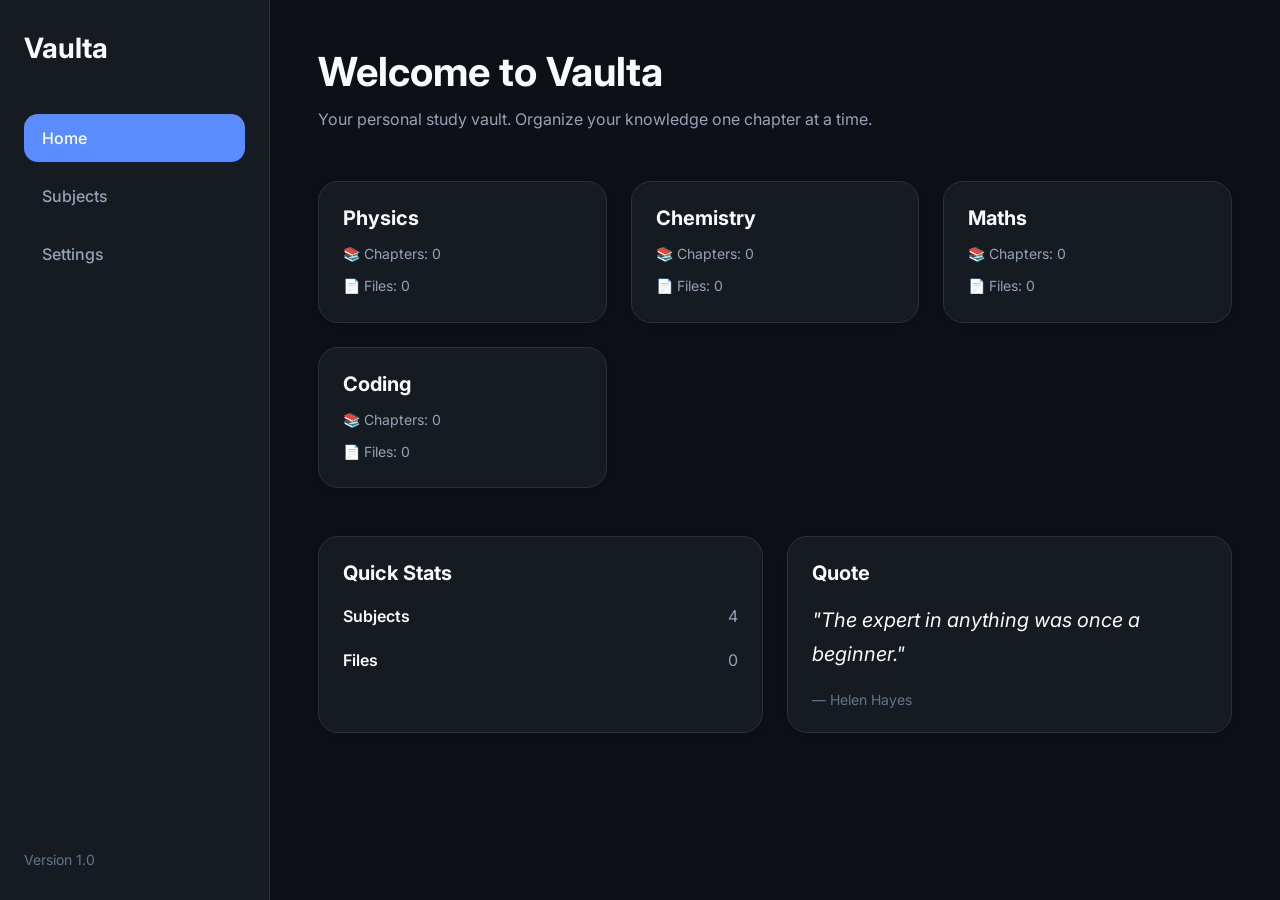
<file: index.html>
<!doctype html>
<html lang="en">
  <head>
    <meta charset="UTF-8" />
    <meta name="viewport" content="width=device-width, initial-scale=1.0" />

    <title>Vaulta</title>

    <!-- Google Font -->
    <link rel="preconnect" href="https://fonts.googleapis.com" />
    <link rel="preconnect" href="https://fonts.gstatic.com" crossorigin />

    <link
      href="https://fonts.googleapis.com/css2?family=Inter:wght@400;500;600;700&display=swap"
      rel="stylesheet"
    />

    <!-- Base CSS -->
    <link rel="stylesheet" href="css/base/reset.css" />
    <link rel="stylesheet" href="css/base/variables.css" />
    <link rel="stylesheet" href="css/base/global.css" />
    <link rel="stylesheet" href="css/base/typography.css" />

    <!-- Components -->
    <link rel="stylesheet" href="css/components/sidebar.css" />
    <link rel="stylesheet" href="css/components/card.css" />

    <!-- Page CSS -->
    <link rel="stylesheet" href="css/pages/home.css" />
  </head>

  <body>
    <aside class="sidebar">
      <div>
        <div class="sidebar-logo">
          <h2>Vaulta</h2>
        </div>

        <nav class="sidebar-nav">
          <a href="index.html" class="sidebar-link active"> Home </a>

          <a href="subjects.html" class="sidebar-link"> Subjects </a>

          <a href="settings.html" class="sidebar-link"> Settings </a>
        </nav>
      </div>

      <div class="sidebar-footer">Version 1.0</div>
    </aside>

    <main class="main-content">
      <header class="page-header">
        <div class="page-title">
          <h1>Welcome to Vaulta</h1>
          <p>
            Your personal study vault. Organize your knowledge one chapter at a
            time.
          </p>
        </div>
      </header>

      <section class="subject-grid">
        <div class="card">
          <h3>Physics</h3>

          <div class="card-info">
            <p>📚 Chapters: 0</p>
            <p>📄 Files: 0</p>
          </div>
        </div>

        <div class="card">
          <h3>Chemistry</h3>

          <div class="card-info">
            <p>📚 Chapters: 0</p>
            <p>📄 Files: 0</p>
          </div>
        </div>

        <div class="card">
          <h3>Maths</h3>

          <div class="card-info">
            <p>📚 Chapters: 0</p>
            <p>📄 Files: 0</p>
          </div>
        </div>

        <div class="card">
          <h3>Coding</h3>

          <div class="card-info">
            <p>📚 Chapters: 0</p>
            <p>📄 Files: 0</p>
          </div>
        </div>
      </section>

      <section class="home-bottom">
        <div class="card stats-card">
          <h3>Quick Stats</h3>

          <div class="stats-list">
            <p><strong>Subjects</strong><span>4</span></p>
            <p><strong>Files</strong><span>0</span></p>
          </div>
        </div>

        <div class="card quote-card">
          <h3>Quote</h3>

          <blockquote>"The expert in anything was once a beginner."</blockquote>

          <span class="quote-author"> — Helen Hayes </span>
        </div>
      </section>
    </main>
  </body>
</html>
</file>
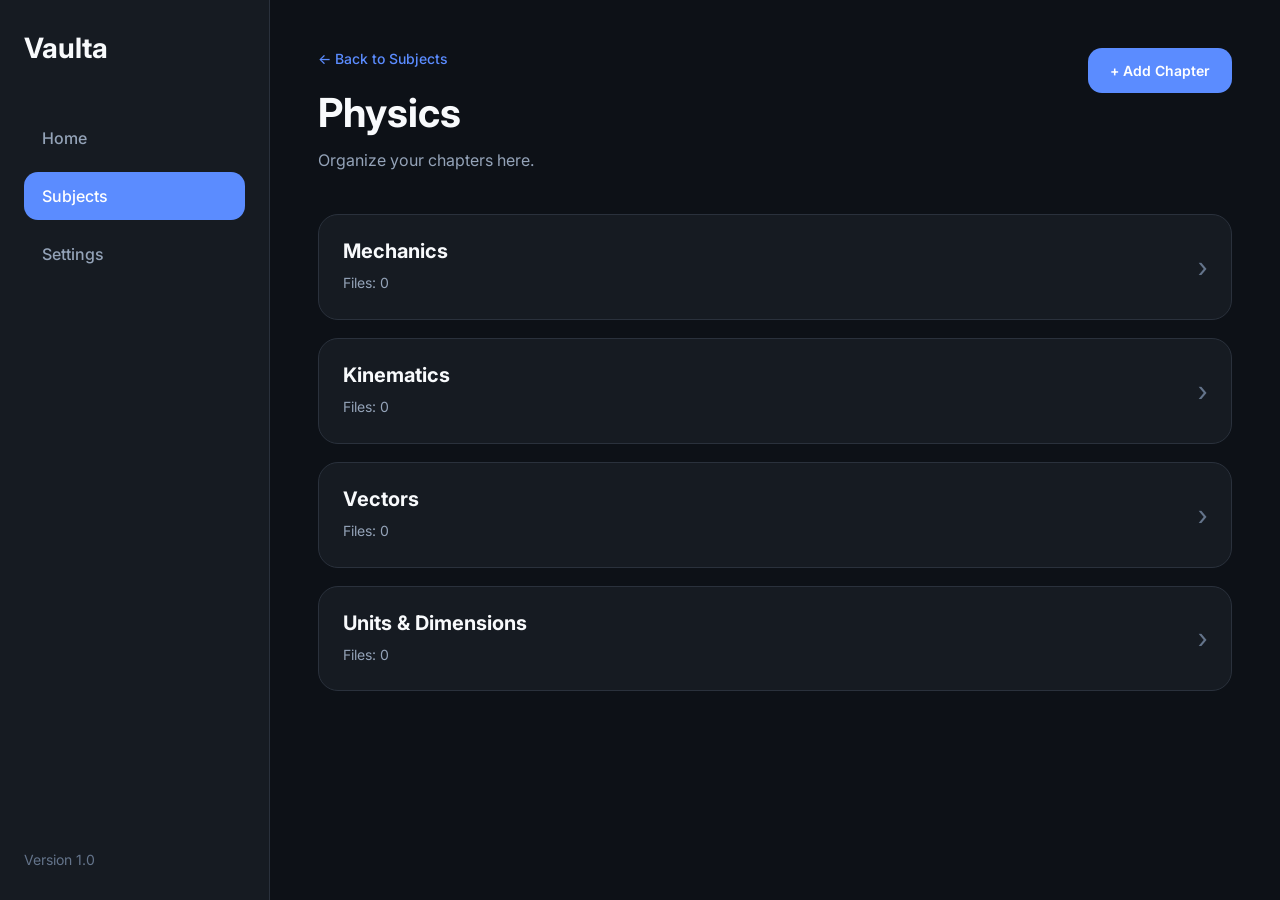
<file: chapter.html>
<!doctype html>
<html lang="en">
  <head>
    <meta charset="UTF-8" />
    <meta name="viewport" content="width=device-width, initial-scale=1.0" />

    <title>Physics | Vaulta</title>

    <!-- Google Font -->
    <link rel="preconnect" href="https://fonts.googleapis.com" />
    <link rel="preconnect" href="https://fonts.gstatic.com" crossorigin />

    <link
      href="https://fonts.googleapis.com/css2?family=Inter:wght@400;500;600;700&display=swap"
      rel="stylesheet"
    />

    <!-- Base CSS -->
    <link rel="stylesheet" href="css/base/reset.css" />
    <link rel="stylesheet" href="css/base/variables.css" />
    <link rel="stylesheet" href="css/base/global.css" />
    <link rel="stylesheet" href="css/base/typography.css" />

    <!-- Components -->
    <link rel="stylesheet" href="css/components/sidebar.css" />
    <link rel="stylesheet" href="css/components/card.css" />

    <!-- Page CSS -->
    <link rel="stylesheet" href="css/pages/chapter.css" />
  </head>

  <body>
    <aside class="sidebar">
      <div>
        <div class="sidebar-logo">
          <h2>Vaulta</h2>
        </div>

        <nav class="sidebar-nav">
          <a href="index.html" class="sidebar-link"> Home </a>

          <a href="subjects.html" class="sidebar-link active"> Subjects </a>

          <a href="settings.html" class="sidebar-link"> Settings </a>
        </nav>
      </div>

      <div class="sidebar-footer">Version 1.0</div>
    </aside>

    <main class="main-content">
      <header class="page-header">
        <div class="page-title">
          <a href="subjects.html" class="back-link">← Back to Subjects</a>

          <h1>Physics</h1>

          <p>Organize your chapters here.</p>
        </div>

        <button class="add-chapter-btn">+ Add Chapter</button>
      </header>

      <section class="chapters-list">
        <div class="chapter-card">
          <div>
            <h3>Mechanics</h3>
            <p>Files: 0</p>
          </div>

          <span class="arrow">›</span>
        </div>

        <div class="chapter-card">
          <div>
            <h3>Kinematics</h3>
            <p>Files: 0</p>
          </div>

          <span class="arrow">›</span>
        </div>

        <div class="chapter-card">
          <div>
            <h3>Vectors</h3>
            <p>Files: 0</p>
          </div>

          <span class="arrow">›</span>
        </div>

        <div class="chapter-card">
          <div>
            <h3>Units & Dimensions</h3>
            <p>Files: 0</p>
          </div>

          <span class="arrow">›</span>
        </div>
      </section>
    </main>
  </body>
</html>
</file>
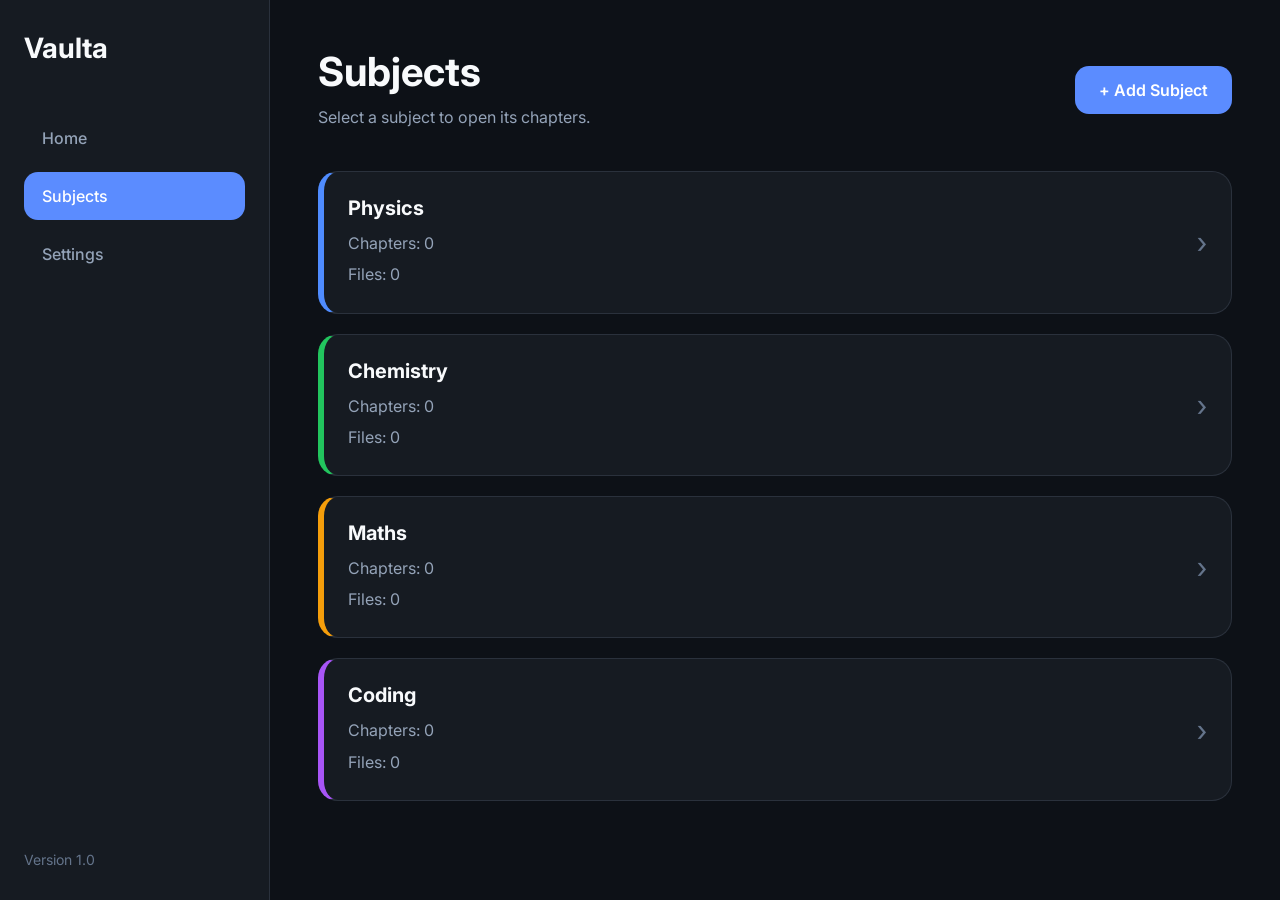
<file: subjects.html>
<!doctype html>
<html lang="en">
  <head>
    <meta charset="UTF-8" />
    <meta name="viewport" content="width=device-width, initial-scale=1.0" />

    <title>Subjects | Vaulta</title>

    <!-- Google Font -->
    <link rel="preconnect" href="https://fonts.googleapis.com" />
    <link rel="preconnect" href="https://fonts.gstatic.com" crossorigin />

    <link
      href="https://fonts.googleapis.com/css2?family=Inter:wght@400;500;600;700&display=swap"
      rel="stylesheet"
    />

    <!-- Base CSS -->
    <link rel="stylesheet" href="css/base/reset.css" />
    <link rel="stylesheet" href="css/base/variables.css" />
    <link rel="stylesheet" href="css/base/global.css" />
    <link rel="stylesheet" href="css/base/typography.css" />

    <!-- Components -->
    <link rel="stylesheet" href="css/components/sidebar.css" />
    <link rel="stylesheet" href="css/components/card.css" />

    <!-- Page CSS -->
    <link rel="stylesheet" href="css/pages/subjects.css" />
  </head>

  <body>
    <aside class="sidebar">
      <div>
        <div class="sidebar-logo">
          <h2>Vaulta</h2>
        </div>

        <nav class="sidebar-nav">
          <a href="index.html" class="sidebar-link"> Home </a>

          <a href="subjects.html" class="sidebar-link active"> Subjects </a>

          <a href="settings.html" class="sidebar-link"> Settings </a>
        </nav>
      </div>

      <div class="sidebar-footer">Version 1.0</div>
    </aside>

    <main class="main-content">
      <header class="page-header">
        <div class="page-title">
          <h1>Subjects</h1>
          <p>Select a subject to open its chapters.</p>
        </div>

        <button class="add-subject-btn">+ Add Subject</button>
      </header>

      <section class="subjects-list">
        <a href="chapter.html" class="subject-card physics">
          <div class="subject-info">
            <h3>Physics</h3>
            <p>Chapters: 0</p>
            <p>Files: 0</p>
          </div>

          <span class="arrow">›</span>
        </a>

        <a href="chapter.html" class="subject-card chemistry">
          <div class="subject-info">
            <h3>Chemistry</h3>
            <p>Chapters: 0</p>
            <p>Files: 0</p>
          </div>

          <span class="arrow">›</span>
        </a>

        <a href="chapter.html" class="subject-card maths">
          <div class="subject-info">
            <h3>Maths</h3>
            <p>Chapters: 0</p>
            <p>Files: 0</p>
          </div>

          <span class="arrow">›</span>
        </a>

        <a href="chapter.html" class="subject-card coding">
          <div class="subject-info">
            <h3>Coding</h3>
            <p>Chapters: 0</p>
            <p>Files: 0</p>
          </div>

          <span class="arrow">›</span>
        </a>
      </section>
    </main>
  </body>
</html>
</file>
<file: css/base/variables.css>
/* ================================
   VAULTA DESIGN SYSTEM
   ================================ */

:root {
  /* ===== Colors ===== */

  --bg: #0d1117;
  --surface: #161b22;
  --surface-hover: #1f2630;

  --border: #2a313c;

  --primary: #5b8cff;
  --primary-hover: #79a3ff;

  --success: #22c55e;
  --warning: #f59e0b;
  --danger: #ef4444;

  --text-primary: #f8fafc;
  --text-secondary: #94a3b8;
  --text-muted: #64748b;

  /* ===== Radius ===== */

  --radius-small: 8px;
  --radius-medium: 14px;
  --radius-large: 20px;

  /* ===== Shadows ===== */

  --shadow-small: 0 2px 10px rgba(0, 0, 0, 0.15);
  --shadow-medium: 0 10px 30px rgba(0, 0, 0, 0.25);

  /* ===== Fonts ===== */

  --font-family: "Inter", sans-serif;

  --fs-xs: 12px;
  --fs-sm: 14px;
  --fs-md: 16px;
  --fs-lg: 20px;
  --fs-xl: 28px;
  --fs-xxl: 40px;

  /* ===== Font Weight ===== */

  --fw-normal: 400;
  --fw-medium: 500;
  --fw-semibold: 600;
  --fw-bold: 700;

  /* ===== Layout ===== */

  --sidebar-width: 270px;
  --navbar-height: 72px;

  --page-width: 1500px;

  /* ===== Spacing ===== */

  --space-1: 4px;
  --space-2: 8px;
  --space-3: 12px;
  --space-4: 16px;
  --space-5: 24px;
  --space-6: 32px;
  --space-7: 48px;
  --space-8: 64px;

  /* ===== Animation ===== */

  --transition: 0.25s ease;
}
</file>
<file: css/base/global.css>
/* ========================================
   VAULTA GLOBAL STYLES
   ======================================== */

/* Base Layout */

html,
body {
  width: 100%;
  min-height: 100vh;
  font-family: var(--font-family);
  background-color: var(--bg);
  color: var(--text-primary);
  overflow-x: hidden;
}

/* Text Selection */

::selection {
  background-color: var(--primary);
  color: #ffffff;
}

/* Firefox Scrollbar */

* {
  scrollbar-width: thin;
  scrollbar-color: var(--border) var(--bg);
}

/* Chrome / Edge Scrollbar */

::-webkit-scrollbar {
  width: 10px;
  height: 10px;
}

::-webkit-scrollbar-track {
  background: var(--bg);
}

::-webkit-scrollbar-thumb {
  background: var(--border);
  border-radius: 999px;
}

::-webkit-scrollbar-thumb:hover {
  background: var(--surface-hover);
}

/* Smooth Transitions */

*,
*::before,
*::after {
  transition:
    background-color var(--transition),
    color var(--transition),
    border-color var(--transition),
    transform var(--transition),
    opacity var(--transition);
}

/* Main Container */

.container {
  width: min(var(--page-width), 92%);
  margin: 0 auto;
}

/* Utility Classes */

.hidden {
  display: none !important;
}

.text-center {
  text-align: center;
}

/* Prevent Accidental Selection */

button,
img,
svg {
  user-select: none;
}
</file>
<file: css/base/typography.css>
/* ========================================
   VAULTA TYPOGRAPHY
   ======================================== */

/* Headings */

h1,
h2,
h3,
h4,
h5,
h6 {
  font-weight: var(--fw-bold);
  color: var(--text-primary);
  line-height: 1.2;
}

h1 {
  font-size: var(--fs-xxl);
}

h2 {
  font-size: var(--fs-xl);
}

h3 {
  font-size: var(--fs-lg);
}

h4 {
  font-size: 18px;
}

h5 {
  font-size: 16px;
}

h6 {
  font-size: 14px;
}

/* Paragraphs */

p {
  font-size: var(--fs-md);
  color: var(--text-secondary);
  line-height: 1.7;
}

/* Links */

a {
  color: inherit;
  text-decoration: none;
}

/* Small Text */

small {
  font-size: var(--fs-sm);
  color: var(--text-muted);
}

/* Labels */

label {
  font-size: var(--fs-sm);
  font-weight: var(--fw-medium);
  color: var(--text-secondary);
}

/* Strong */

strong {
  font-weight: var(--fw-semibold);
}

/* Code */

code {
  font-family: Consolas, monospace;
  font-size: 14px;
}
</file>
<file: css/components/sidebar.css>
/* ========================================
   VAULTA SIDEBAR
   ======================================== */

.sidebar {
  position: fixed;
  top: 0;
  left: 0;

  width: var(--sidebar-width);
  height: 100vh;

  background-color: var(--surface);
  border-right: 1px solid var(--border);

  display: flex;
  flex-direction: column;
  justify-content: space-between;

  padding: 32px 24px;
}

/* ---------- Logo ---------- */

.sidebar-logo {
  display: flex;
  align-items: center;
  gap: 12px;

  margin-bottom: 48px;
}

.sidebar-logo h2 {
  font-size: 28px;
  font-weight: var(--fw-bold);
  color: var(--text-primary);
}

/* ---------- Navigation ---------- */

.sidebar-nav {
  display: flex;
  flex-direction: column;
  gap: 10px;
}

.sidebar-link {
  display: flex;
  align-items: center;
  gap: 14px;

  padding: 14px 18px;

  border-radius: var(--radius-medium);

  color: var(--text-secondary);

  font-weight: var(--fw-medium);

  transition: all var(--transition);
}

.sidebar-link:hover {
  background-color: var(--surface-hover);
  color: var(--text-primary);
}

.sidebar-link.active {
  background-color: var(--primary);
  color: white;
}

/* ---------- Footer ---------- */

.sidebar-footer {
  color: var(--text-muted);
  font-size: var(--fs-sm);
}
</file>
<file: css/components/card.css>
/* ========================================
   VAULTA CARD
   ======================================== */

.card {
  background: var(--surface);
  border: 1px solid var(--border);
  border-radius: var(--radius-large);
  padding: 24px;
  cursor: pointer;

  transition:
    transform var(--transition),
    background-color var(--transition),
    border-color var(--transition),
    box-shadow var(--transition);

  box-shadow: var(--shadow-small);
}

.card:hover {
  transform: translateY(-4px);
  background: var(--surface-hover);
  border-color: var(--primary);
  box-shadow: var(--shadow-medium);
}

.card h3 {
  margin-bottom: 12px;
}

.card-info {
  display: flex;
  flex-direction: column;
  gap: 8px;
}

.card-info p {
  color: var(--text-secondary);
  font-size: var(--fs-sm);
}
</file>
<file: css/pages/home.css>
/* ========================================
   VAULTA HOME PAGE
   ======================================== */

.main-content {
  margin-left: var(--sidebar-width);
  min-height: 100vh;
  padding: 48px;
}

.page-header {
  margin-bottom: 48px;
}

.page-header h1 {
  margin-bottom: 10px;
}

.page-header p {
  color: var(--text-secondary);
}

.subject-grid {
  display: grid;
  grid-template-columns: repeat(auto-fit, minmax(260px, 1fr));
  gap: 24px;
  margin-bottom: 48px;
}

/* Bottom Section */

.home-bottom {
  display: grid;
  grid-template-columns: 1fr 1fr;
  gap: 24px;
}

/* Quick Stats */

.stats-list {
  display: flex;
  flex-direction: column;
  gap: 16px;
  margin-top: 18px;
}

.stats-list p {
  display: flex;
  justify-content: space-between;
  color: var(--text-secondary);
}

.stats-list strong {
  color: var(--text-primary);
}

/* Quote */

.quote-card blockquote {
  margin-top: 18px;
  font-size: var(--fs-lg);
  line-height: 1.7;
  font-style: italic;
  color: var(--text-primary);
}

.quote-author {
  display: block;
  margin-top: 20px;
  color: var(--text-muted);
  font-size: var(--fs-sm);
}

/* Responsive */

@media (max-width: 900px) {
  .home-bottom {
    grid-template-columns: 1fr;
  }
}
</file>
<file: css/pages/chapter.css>
/* ========================================
   VAULTA CHAPTER PAGE
   ======================================== */

.main-content {
  margin-left: var(--sidebar-width);
  min-height: 100vh;
  padding: 48px;
}

/* ---------- Header ---------- */

.page-header {
  display: flex;
  justify-content: space-between;
  align-items: flex-start;
  margin-bottom: 40px;
}

.page-title h1 {
  margin: 14px 0 10px;
}

.page-title p {
  color: var(--text-secondary);
}

.back-link {
  display: inline-block;
  color: var(--primary);
  font-size: var(--fs-sm);
  font-weight: var(--fw-medium);
  margin-bottom: 8px;
}

.back-link:hover {
  text-decoration: underline;
}

/* ---------- Add Chapter Button ---------- */

.add-chapter-btn {
  background: var(--primary);
  color: #ffffff;

  padding: 14px 22px;

  border: none;
  border-radius: var(--radius-medium);

  font-size: var(--fs-sm);
  font-weight: var(--fw-semibold);

  cursor: pointer;

  transition:
    background-color var(--transition),
    transform var(--transition),
    box-shadow var(--transition);
}

.add-chapter-btn:hover {
  background: var(--primary-hover);
  transform: translateY(-2px);
  box-shadow: var(--shadow-medium);
}

/* ---------- Chapter List ---------- */

.chapters-list {
  display: flex;
  flex-direction: column;
  gap: 18px;
}

/* ---------- Chapter Card ---------- */

.chapter-card {
  display: flex;
  justify-content: space-between;
  align-items: center;

  background: var(--surface);
  border: 1px solid var(--border);
  border-radius: var(--radius-large);

  padding: 24px;

  cursor: pointer;

  transition:
    transform var(--transition),
    background-color var(--transition),
    border-color var(--transition),
    box-shadow var(--transition);
}

.chapter-card:hover {
  transform: translateY(-3px);
  background: var(--surface-hover);
  border-color: var(--primary);
  box-shadow: var(--shadow-medium);
}

.chapter-card h3 {
  margin-bottom: 8px;
}

.chapter-card p {
  color: var(--text-secondary);
  font-size: var(--fs-sm);
}

/* ---------- Arrow ---------- */

.arrow {
  font-size: 28px;
  color: var(--text-muted);

  transition:
    transform var(--transition),
    color var(--transition);
}

.chapter-card:hover .arrow {
  transform: translateX(6px);
  color: var(--primary);
}

/* ---------- Responsive ---------- */

@media (max-width: 900px) {
  .main-content {
    padding: 32px;
  }

  .page-header {
    flex-direction: column;
    gap: 24px;
    align-items: flex-start;
  }
}
</file>
<file: css/pages/subjects.css>
/* ========================================
   SUBJECTS PAGE
   ======================================== */

.main-content {
  margin-left: var(--sidebar-width);
  min-height: 100vh;
  padding: 48px;
}

.page-header {
  display: flex;
  justify-content: space-between;
  align-items: center;
  margin-bottom: 40px;
}

.page-title p {
  margin-top: 8px;
  color: var(--text-secondary);
}

.add-subject-btn {
  background: var(--primary);
  color: white;

  padding: 14px 24px;

  border-radius: var(--radius-medium);

  font-weight: var(--fw-semibold);

  cursor: pointer;

  transition: all var(--transition);
}

.add-subject-btn:hover {
  background: var(--primary-hover);
  transform: translateY(-2px);
}

.subjects-list {
  display: flex;
  flex-direction: column;
  gap: 20px;
}

.subject-card {
  display: flex;
  justify-content: space-between;
  align-items: center;

  background: var(--surface);

  border: 1px solid var(--border);

  border-radius: var(--radius-large);

  padding: 24px;

  cursor: pointer;

  transition: all var(--transition);

  border-left: 6px solid transparent;
}

.subject-card:hover {
  background: var(--surface-hover);
  border-color: var(--primary);
  transform: translateY(-3px);
  box-shadow: var(--shadow-medium);
}

.physics {
  border-left-color: #4f8cff;
}

.chemistry {
  border-left-color: #22c55e;
}

.maths {
  border-left-color: #f59e0b;
}

.coding {
  border-left-color: #a855f7;
}

.subject-info h3 {
  margin-bottom: 10px;
}

.subject-info p {
  color: var(--text-secondary);
  margin-top: 4px;
}

.arrow {
  font-size: 30px;
  color: var(--text-muted);
  transition: transform var(--transition);
}

.subject-card:hover .arrow {
  transform: translateX(6px);
  color: var(--primary);
}
</file>
